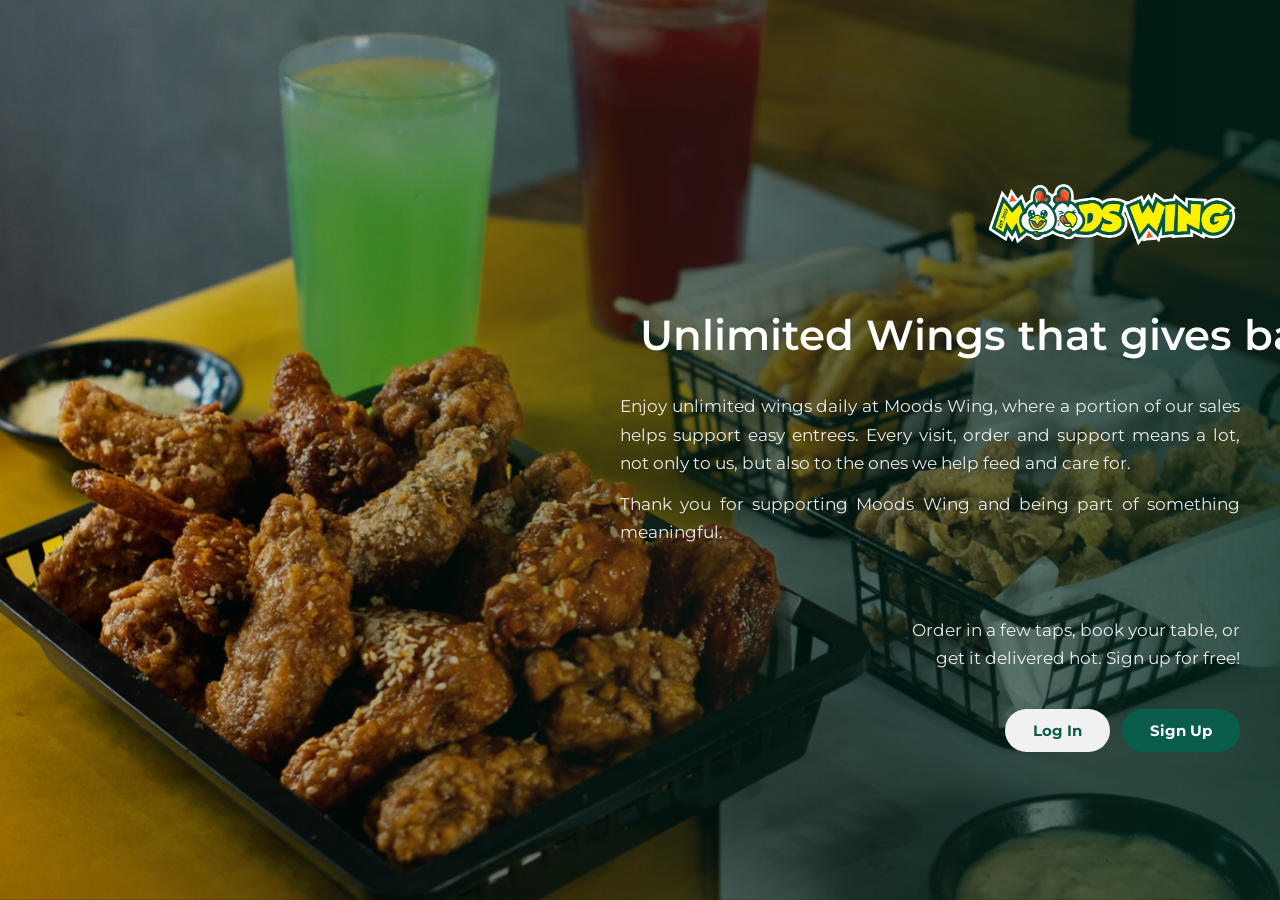
<file: index.html>
<!DOCTYPE html>
<html lang="en">
<head>
    <meta charset="UTF-8">
    <meta name="viewport" content="width=device-width, initial-scale=1.0">
    <title>Mood's Wing</title>
    <link rel="stylesheet" href="style.css">
</head>
<body class="landing-page">
  <div class="landing-bg"><img src="images/landingpage(edited).jpg" alt=""></div>
  <div class="landing-overlay"></div>

  <main class="landing-content">
    <img class="landing-logo" src="images/Logo.png" alt="Moods Wing">
    <h1>Unlimited Wings that gives back</h1>
    <p>Enjoy unlimited wings daily at Moods Wing, where a portion of our sales helps support easy entrees. Every visit, order and support means a lot, not only to us, but also to the ones we help feed and care for.</p>
    <p>Thank you for supporting Moods Wing and being part of something meaningful.</p>
    
    <br><br><br>
    <p class="landing-note">Order in a few taps, book your table, or <br>get it delivered hot. Sign up for free!</p>

    <div class="btn-row">
      <a href="login.html" class="btn btn-light">Log In</a>
      <a href="register.html" class="btn btn-green">Sign Up</a>
    </div>
  </main>
</body>
</html>
</file>
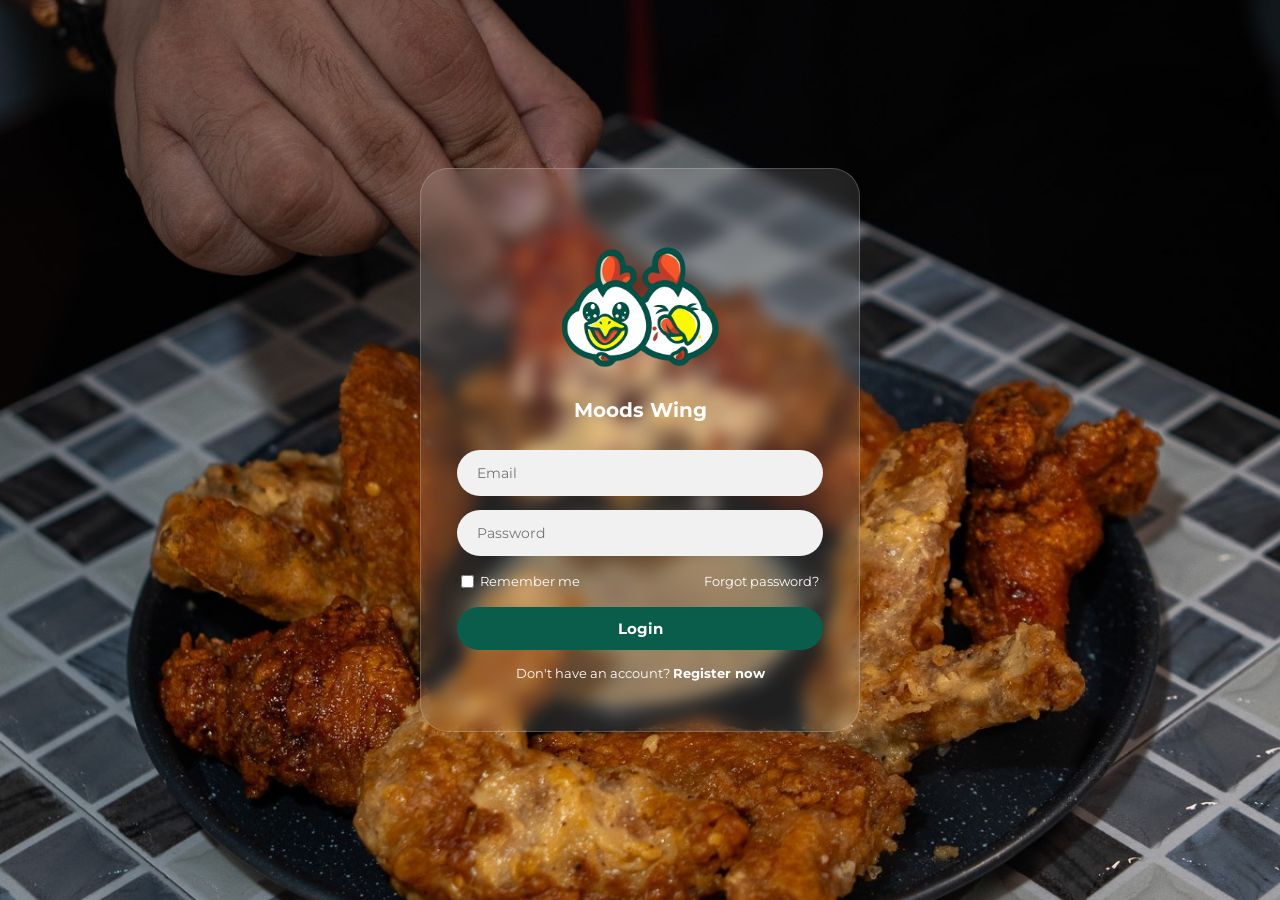
<file: login.html>
<!DOCTYPE html>
<html lang="en">
<head>
    <meta charset="UTF-8">
    <meta name="viewport" content="width=device-width, initial-scale=1.0">
    <title>Mood's Wing</title>
    <link rel="stylesheet" href="style.css">
</head>
<body class="login-page">
  <div class="login-bg"><img src="images/login(edited).jpg" alt=""></div>

  <form class="glass-card" action="login.php" method="post">
    <img class="card-logo" src="images/mascot.png" alt="Moods Wing">
    <h2 class="card-brand">Moods Wing</h2>

    <input type="email" name="email" class="pill-input" placeholder="Email" required>
    <input type="password" name="password" class="pill-input" placeholder="Password" required>

    <div class="form-row">
      <label><input type="checkbox"> Remember me</label>
      <a href="forgot.php">Forgot password?</a>
    </div>

    <button type="submit" class="btn btn-green btn-block">Login</button>

    <p class="form-note">Don't have an account? <a href="register.html"><strong>Register now</strong></a></p>
  </form>
    
</body>
</html>
</file>
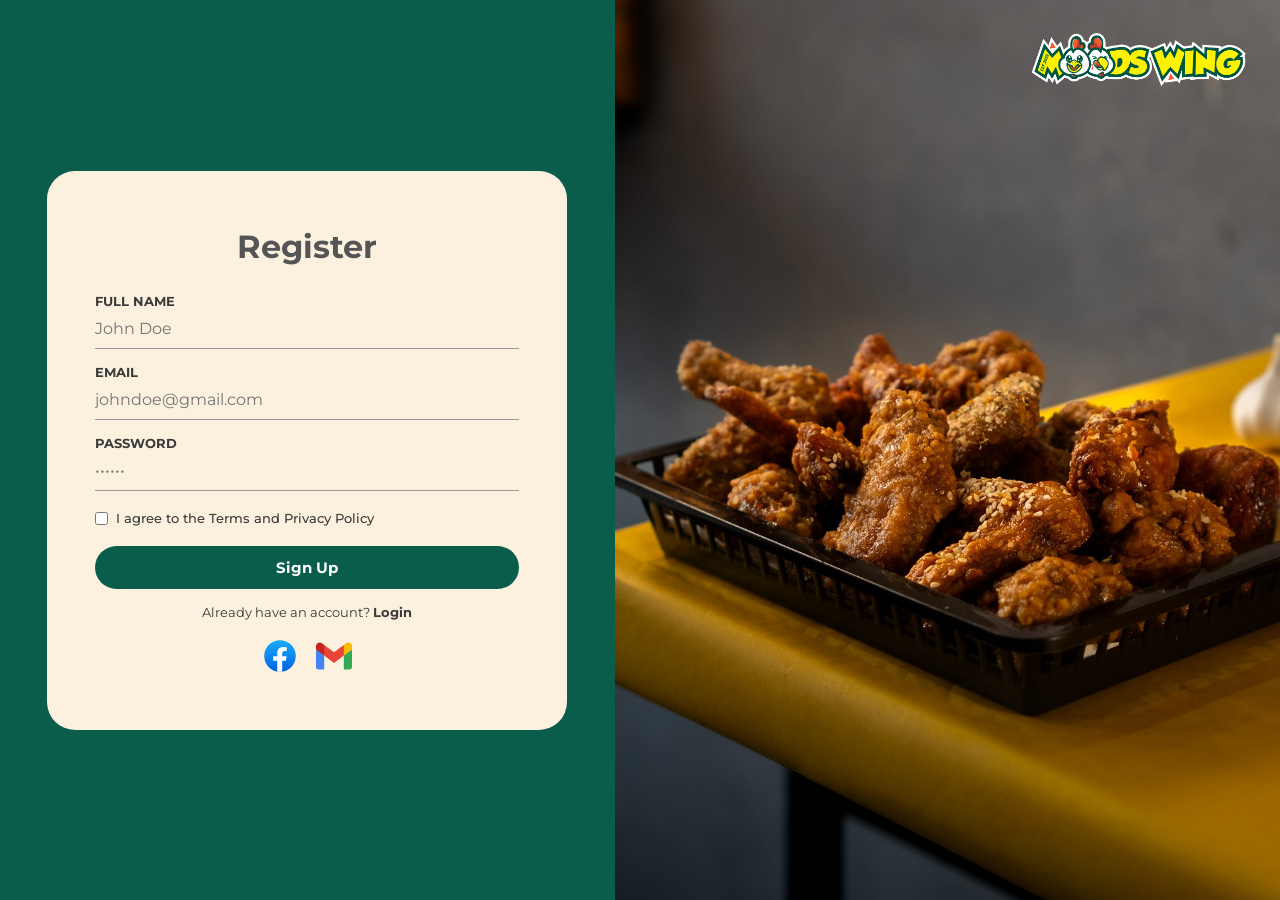
<file: register.html>
<!DOCTYPE html>
<html lang="en">
<head>
    <meta charset="UTF-8">
    <meta name="viewport" content="width=device-width, initial-scale=1.0">
    <title>Mood's Wing</title>
    <link rel="stylesheet" href="style.css">
</head>
<body class="register-page">
  <section class="register-left">
    <form class="cream-card" action="register.php" method="post">
      <h2>Register</h2>

      <label for="fullname">FULL NAME</label>
      <input type="text" id="fullname" name="fullname" class="line-input" placeholder="John Doe" required>

      <label for="email">EMAIL</label>
      <input type="email" id="email" name="email" class="line-input" placeholder="johndoe@gmail.com" required>

      <label for="password">PASSWORD</label>
      <input type="password" id="password" name="password" class="line-input" placeholder="••••••" required>

      <label class="check"><input type="checkbox" required> I agree to the Terms and Privacy Policy</label>

      <button type="submit" class="btn btn-green btn-block">Sign Up</button>

      <p class="form-note">Already have an account? <a href="login.html"><strong>Login</strong></a></p>

      <div class="social-login">
        <a href="#"><img src="images/facebook-1-svgrepo-com.svg" alt="Facebook"></a>
        <a href="#"><img src="images/google-gmail-svgrepo-com.svg" alt="Gmail"></a>
      </div>
    </form>
      
  </section>

  <section class="register-right">
    <img class="register-logo" src="images/Logo.png" alt="Moods Wing">
    <img class="register-photo" src="images/registration(edited).jpg" alt="">
  </section>
</body>
</html>
</file>
<file: style.css>
@import url('https://fonts.googleapis.com/css2?family=Montserrat:wght@400;500;600;700;800&display=swap');

:root {
  --green: #0b5d4b;
  --green-dark: #08443a;
  --green-light: #0f7a62;
  --yellow: #f6c453;
  --cream: #fbf1de;
  --white: #ffffff;
  --text-dark: #3a3a3a;
  --radius: 28px;
}

* { margin: 0; padding: 0; box-sizing: border-box; }

body {
  font-family: 'Montserrat', sans-serif;
  color: var(--white);
  min-height: 100vh;
  overflow-x: hidden;
}

img { max-width: 100%; display: block; }
a { color: inherit; text-decoration: none; }

/* ---------- Buttons ---------- */
.btn {
  display: inline-block;
  padding: 12px 28px;
  border: none;
  border-radius: 999px;
  font-family: inherit;
  font-weight: 700;
  font-size: 0.95rem;
  cursor: pointer;
  transition: transform .2s, opacity .2s;
}
.btn:hover { transform: translateY(-2px); opacity: .9; }
.btn-green { background: var(--green); color: var(--white); }
.btn-light { background: #f1f1f1; color: var(--green); }
.btn-yellow { background: var(--yellow); color: var(--green-dark); padding: 8px 18px; font-size: 0.8rem; border-radius: 10px; }
.btn-block { width: 100%; }
.btn-row { display: flex; gap: 12px; justify-content: flex-end; margin-top: 24px; }

/* ---------- Landing ---------- */
.landing-page { position: relative; }
.landing-bg, .landing-bg img { position: fixed; inset: 0; width: 100%; height: 100%; object-fit: cover; z-index: -2; }
.landing-bg { background: #222; }
.landing-overlay { position: fixed; inset: 0; background: linear-gradient(90deg, rgba(0,0,0,.1), rgba(0,40,30,.75)); z-index: -1; }
.landing-content {
  min-height: 100vh;
  margin-left: auto;
  width: min(60%, 700px);
  padding: 60px 40px;
  display: flex; flex-direction: column; justify-content: center;
  text-align: right;
}  

.landing-logo { width: 300px; margin: -40px -20px -20px auto; }
.landing-content h1 {
  font-size: 2.6rem;
  font-weight: 580;
  margin-top: 10px;
  margin-bottom: 32px;
  white-space: nowrap;
  

  width: calc(50vw - 40px);  
  align-self: flex-end;      
  text-align: right;
}

.landing-content p { font-size: 1.05rem; line-height: 1.7; margin-bottom: 12px; opacity: .9; text-align: justify;}  
.landing-content p.landing-note { text-align: right; }

/*----- HOME ------*/
.home-page {
  background: linear-gradient(180deg, var(--green-light), var(--green-dark));
  height: 100vh;
  overflow: hidden;
  position: relative;
}

.home-bg { position: fixed; inset: 0; z-index: 0; }
.home-bg img {
  display: block;
  width: 100%;
  height: 100%;
  object-fit: contain;
  object-position: center top; 
}

.home-nav {
  position: absolute; top: 0; left: 0; right: 0; z-index: 10;
  display: flex; justify-content: flex-end; align-items: center;
  padding: 20px 40px;
}
.nav-logo { position: absolute; left: 40px; top: 50%; transform: translateY(-50%); height: 130px; width: auto; }
.home-nav nav { display: flex; gap: 10px; }
.home-nav .btn-yellow { border-radius: 6px; }

.home-hero { position: absolute; inset: 0; }

.hero-tagline {
  position: absolute; z-index: 2;
  bottom: 4vh; left: 50%; transform: translateX(-50%);
  font-size: 2rem; font-weight: 800; line-height: 1.3; text-align: center;
  text-shadow: 0 2px 8px rgba(0,0,0,.6);
}

.socials { position: absolute; z-index: 2; bottom: 20px; right: 30px; display: flex; gap: 14px; }
.socials img { width: 32px; height: 32px; }
/* ---------- Login ---------- */
.login-page { display: flex; justify-content: center; align-items: center; padding: 20px; position: relative; }
.login-bg, .login-bg img { position: fixed; inset: 0; width: 100%; height: 100%; object-fit: cover; z-index: -1; }
.login-bg { background: #1a1a1a; }

.glass-card {
  width: min(440px, 100%);
  padding: 50px 36px;
  background: rgba(255,255,255,.12);
  backdrop-filter: blur(8px);
  -webkit-backdrop-filter: blur(8px);
  border: 1px solid rgba(255,255,255,.2);
  border-radius: var(--radius);
  text-align: center;
}
.card-logo { width: 400px; margin: -40px auto -40px; }
.card-brand { font-size: 1.25rem; font-weight: 700; margin-bottom: 28px; }

.pill-input {
  width: 100%; padding: 14px 20px; margin-bottom: 14px;
  border: none; border-radius: 999px;
  background: #f1f1f1; font-family: inherit; font-size: 0.9rem; color: var(--text-dark);
  outline: none;
}
.pill-input:focus { box-shadow: 0 0 0 3px var(--yellow); }

.form-row { display: flex; justify-content: space-between; font-size: 0.8rem; margin: 4px 4px 18px; }
.form-row label { display: flex; align-items: center; gap: 6px; }
.form-note { font-size: 0.8rem; margin-top: 16px; }

/* ---------- Register ---------- */
.register-page { display: flex; height: 100vh; background: var(--green); }
.register-left { flex: 1; display: flex; justify-content: center; align-items: center; padding: 30px; }
.register-right { flex: 1.2; position: relative; overflow: hidden; background: #333; }
.register-photo { position: absolute; inset: 0; width: 100%; height: 100%; object-fit: cover; }
.register-logo { position: absolute; top: -33px; right: 13px; width: 260px; z-index: 2; }

.cream-card {
  width: 100%; max-width: 520px;
  background: var(--cream); color: var(--text-dark);
  padding: 56px 48px; border-radius: var(--radius);
}
.cream-card h2 { text-align: center; font-size: 2rem; color: #555; margin-bottom: 28px; }
.cream-card label { display: block; font-size: 0.8rem; font-weight: 700; margin-top: 16px; }
.line-input {
  width: 100%; padding: 10px 0; border: none; border-bottom: 1.5px solid #999;
  background: transparent; font-family: inherit; font-size: 1rem; outline: none;
}
.line-input:focus { border-bottom-color: var(--green); }
.cream-card .check { display: flex; align-items: center; gap: 8px; font-weight: 500; font-size: 0.8rem; margin: 20px 0; }
.cream-card .form-note { text-align: center; font-size: 0.8rem; }
.social-login { display: flex; justify-content: center; gap: 18px; margin-top: 18px; }
.social-login img { width: 36px; height: 36px; }

/* ---------- Responsive ---------- */
@media (max-width: 800px) {
  .landing-content { width: 100%; text-align: center; background: rgba(0,0,0,.4); }
  .landing-logo { margin: 0 auto 20px; }
  .btn-row { justify-content: center; }

  .home-nav { flex-direction: column; gap: 12px; }
  .hero-title { font-size: 1.8rem; }
  .float-wing { width: 60px; }

  .register-page { height: auto; }
  .register-right { min-height: 240px; }
}
</file>
